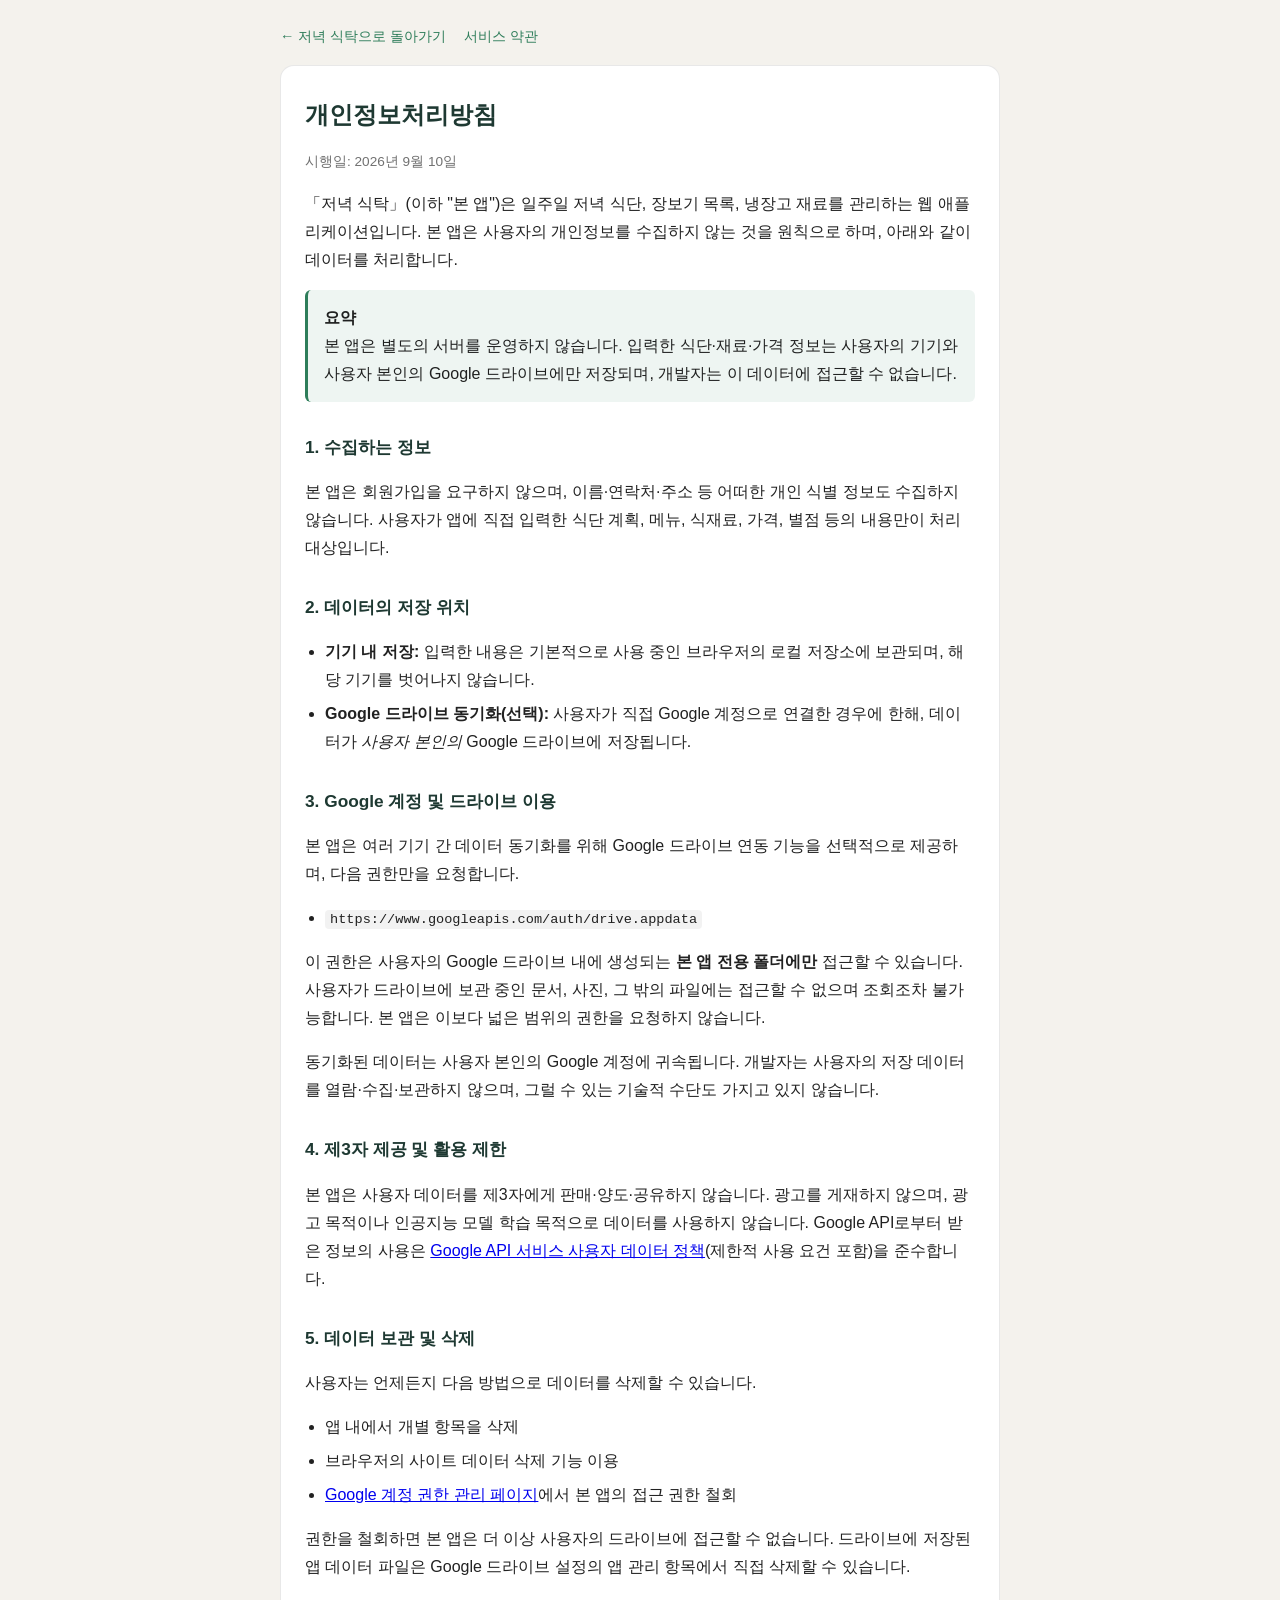
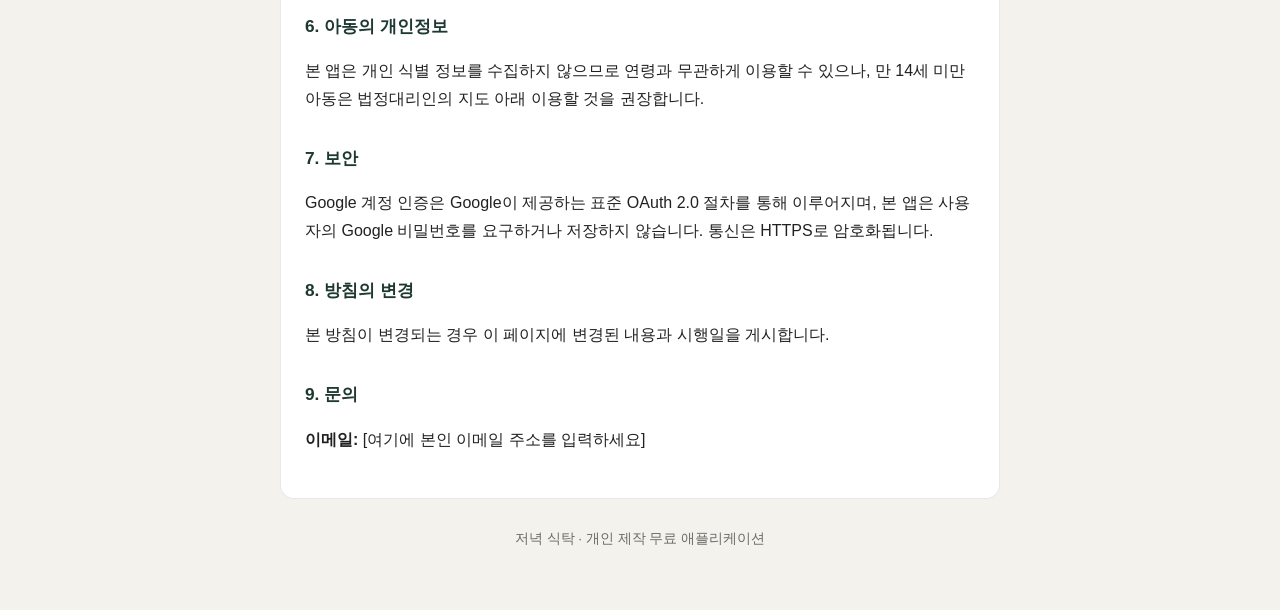
<file: privacy.html>
<!DOCTYPE html>
<html lang="ko">
<head>
<meta charset="UTF-8">
<meta name="viewport" content="width=device-width, initial-scale=1.0">
<title>개인정보처리방침 - 저녁 식탁</title>
<style>
  :root {
    --bg: #f4f2ed;
    --card: #ffffff;
    --border: rgba(0,0,0,0.09);
    --accent: #1E3932;
    --green: #2e7d5a;
    --text: rgba(0,0,0,0.87);
    --muted: rgba(0,0,0,0.56);
  }
  * { box-sizing: border-box; }
  body {
    margin: 0; padding: 24px 16px 60px;
    background: var(--bg); color: var(--text);
    font-family: -apple-system, BlinkMacSystemFont, "Apple SD Gothic Neo", "Malgun Gothic", sans-serif;
    line-height: 1.75; font-size: 16px;
  }
  .wrap { max-width: 720px; margin: 0 auto; }
  .card { background: var(--card); border: 1px solid var(--border); border-radius: 14px; padding: 28px 24px; }
  h1 { font-size: 1.5rem; margin: 0 0 6px; color: var(--accent); }
  h2 { font-size: 1.08rem; margin: 30px 0 8px; color: var(--accent); }
  .updated { color: var(--muted); font-size: 0.85rem; margin-bottom: 4px; }
  ul { padding-left: 20px; }
  li { margin-bottom: 6px; }
  code { background: rgba(0,0,0,0.05); padding: 2px 5px; border-radius: 4px; font-size: 0.85em; }
  .highlight {
    background: rgba(46,125,90,0.08); border-left: 3px solid var(--green);
    border-radius: 6px; padding: 14px 16px; margin: 16px 0;
  }
  .nav { margin-bottom: 16px; font-size: 0.9rem; }
  .nav a { color: var(--green); text-decoration: none; margin-right: 14px; }
  .nav a:hover { text-decoration: underline; }
  footer { margin-top: 28px; color: var(--muted); font-size: 0.85rem; text-align: center; }
</style>
</head>
<body>
<div class="wrap">
  <div class="nav">
    <a href="./index.html">← 저녁 식탁으로 돌아가기</a>
    <a href="./terms.html">서비스 약관</a>
  </div>
  <div class="card">
    <h1>개인정보처리방침</h1>
    <p class="updated">시행일: 2026년 9월 10일</p>

    <p>「저녁 식탁」(이하 "본 앱")은 일주일 저녁 식단, 장보기 목록, 냉장고 재료를 관리하는 웹 애플리케이션입니다. 본 앱은 사용자의 개인정보를 수집하지 않는 것을 원칙으로 하며, 아래와 같이 데이터를 처리합니다.</p>

    <div class="highlight">
      <strong>요약</strong><br>
      본 앱은 별도의 서버를 운영하지 않습니다. 입력한 식단·재료·가격 정보는 사용자의 기기와 사용자 본인의 Google 드라이브에만 저장되며, 개발자는 이 데이터에 접근할 수 없습니다.
    </div>

    <h2>1. 수집하는 정보</h2>
    <p>본 앱은 회원가입을 요구하지 않으며, 이름·연락처·주소 등 어떠한 개인 식별 정보도 수집하지 않습니다. 사용자가 앱에 직접 입력한 식단 계획, 메뉴, 식재료, 가격, 별점 등의 내용만이 처리 대상입니다.</p>

    <h2>2. 데이터의 저장 위치</h2>
    <ul>
      <li><strong>기기 내 저장:</strong> 입력한 내용은 기본적으로 사용 중인 브라우저의 로컬 저장소에 보관되며, 해당 기기를 벗어나지 않습니다.</li>
      <li><strong>Google 드라이브 동기화(선택):</strong> 사용자가 직접 Google 계정으로 연결한 경우에 한해, 데이터가 <em>사용자 본인의</em> Google 드라이브에 저장됩니다.</li>
    </ul>

    <h2>3. Google 계정 및 드라이브 이용</h2>
    <p>본 앱은 여러 기기 간 데이터 동기화를 위해 Google 드라이브 연동 기능을 선택적으로 제공하며, 다음 권한만을 요청합니다.</p>
    <ul>
      <li><code>https://www.googleapis.com/auth/drive.appdata</code></li>
    </ul>
    <p>이 권한은 사용자의 Google 드라이브 내에 생성되는 <strong>본 앱 전용 폴더에만</strong> 접근할 수 있습니다. 사용자가 드라이브에 보관 중인 문서, 사진, 그 밖의 파일에는 접근할 수 없으며 조회조차 불가능합니다. 본 앱은 이보다 넓은 범위의 권한을 요청하지 않습니다.</p>
    <p>동기화된 데이터는 사용자 본인의 Google 계정에 귀속됩니다. 개발자는 사용자의 저장 데이터를 열람·수집·보관하지 않으며, 그럴 수 있는 기술적 수단도 가지고 있지 않습니다.</p>

    <h2>4. 제3자 제공 및 활용 제한</h2>
    <p>본 앱은 사용자 데이터를 제3자에게 판매·양도·공유하지 않습니다. 광고를 게재하지 않으며, 광고 목적이나 인공지능 모델 학습 목적으로 데이터를 사용하지 않습니다. Google API로부터 받은 정보의 사용은 <a href="https://developers.google.com/terms/api-services-user-data-policy" target="_blank" rel="noopener">Google API 서비스 사용자 데이터 정책</a>(제한적 사용 요건 포함)을 준수합니다.</p>

    <h2>5. 데이터 보관 및 삭제</h2>
    <p>사용자는 언제든지 다음 방법으로 데이터를 삭제할 수 있습니다.</p>
    <ul>
      <li>앱 내에서 개별 항목을 삭제</li>
      <li>브라우저의 사이트 데이터 삭제 기능 이용</li>
      <li><a href="https://myaccount.google.com/permissions" target="_blank" rel="noopener">Google 계정 권한 관리 페이지</a>에서 본 앱의 접근 권한 철회</li>
    </ul>
    <p>권한을 철회하면 본 앱은 더 이상 사용자의 드라이브에 접근할 수 없습니다. 드라이브에 저장된 앱 데이터 파일은 Google 드라이브 설정의 앱 관리 항목에서 직접 삭제할 수 있습니다.</p>

    <h2>6. 아동의 개인정보</h2>
    <p>본 앱은 개인 식별 정보를 수집하지 않으므로 연령과 무관하게 이용할 수 있으나, 만 14세 미만 아동은 법정대리인의 지도 아래 이용할 것을 권장합니다.</p>

    <h2>7. 보안</h2>
    <p>Google 계정 인증은 Google이 제공하는 표준 OAuth 2.0 절차를 통해 이루어지며, 본 앱은 사용자의 Google 비밀번호를 요구하거나 저장하지 않습니다. 통신은 HTTPS로 암호화됩니다.</p>

    <h2>8. 방침의 변경</h2>
    <p>본 방침이 변경되는 경우 이 페이지에 변경된 내용과 시행일을 게시합니다.</p>

    <h2>9. 문의</h2>
    <p><strong>이메일:</strong> [여기에 본인 이메일 주소를 입력하세요]</p>
  </div>
  <footer>저녁 식탁 · 개인 제작 무료 애플리케이션</footer>
</div>
</body>
</html>
</file>
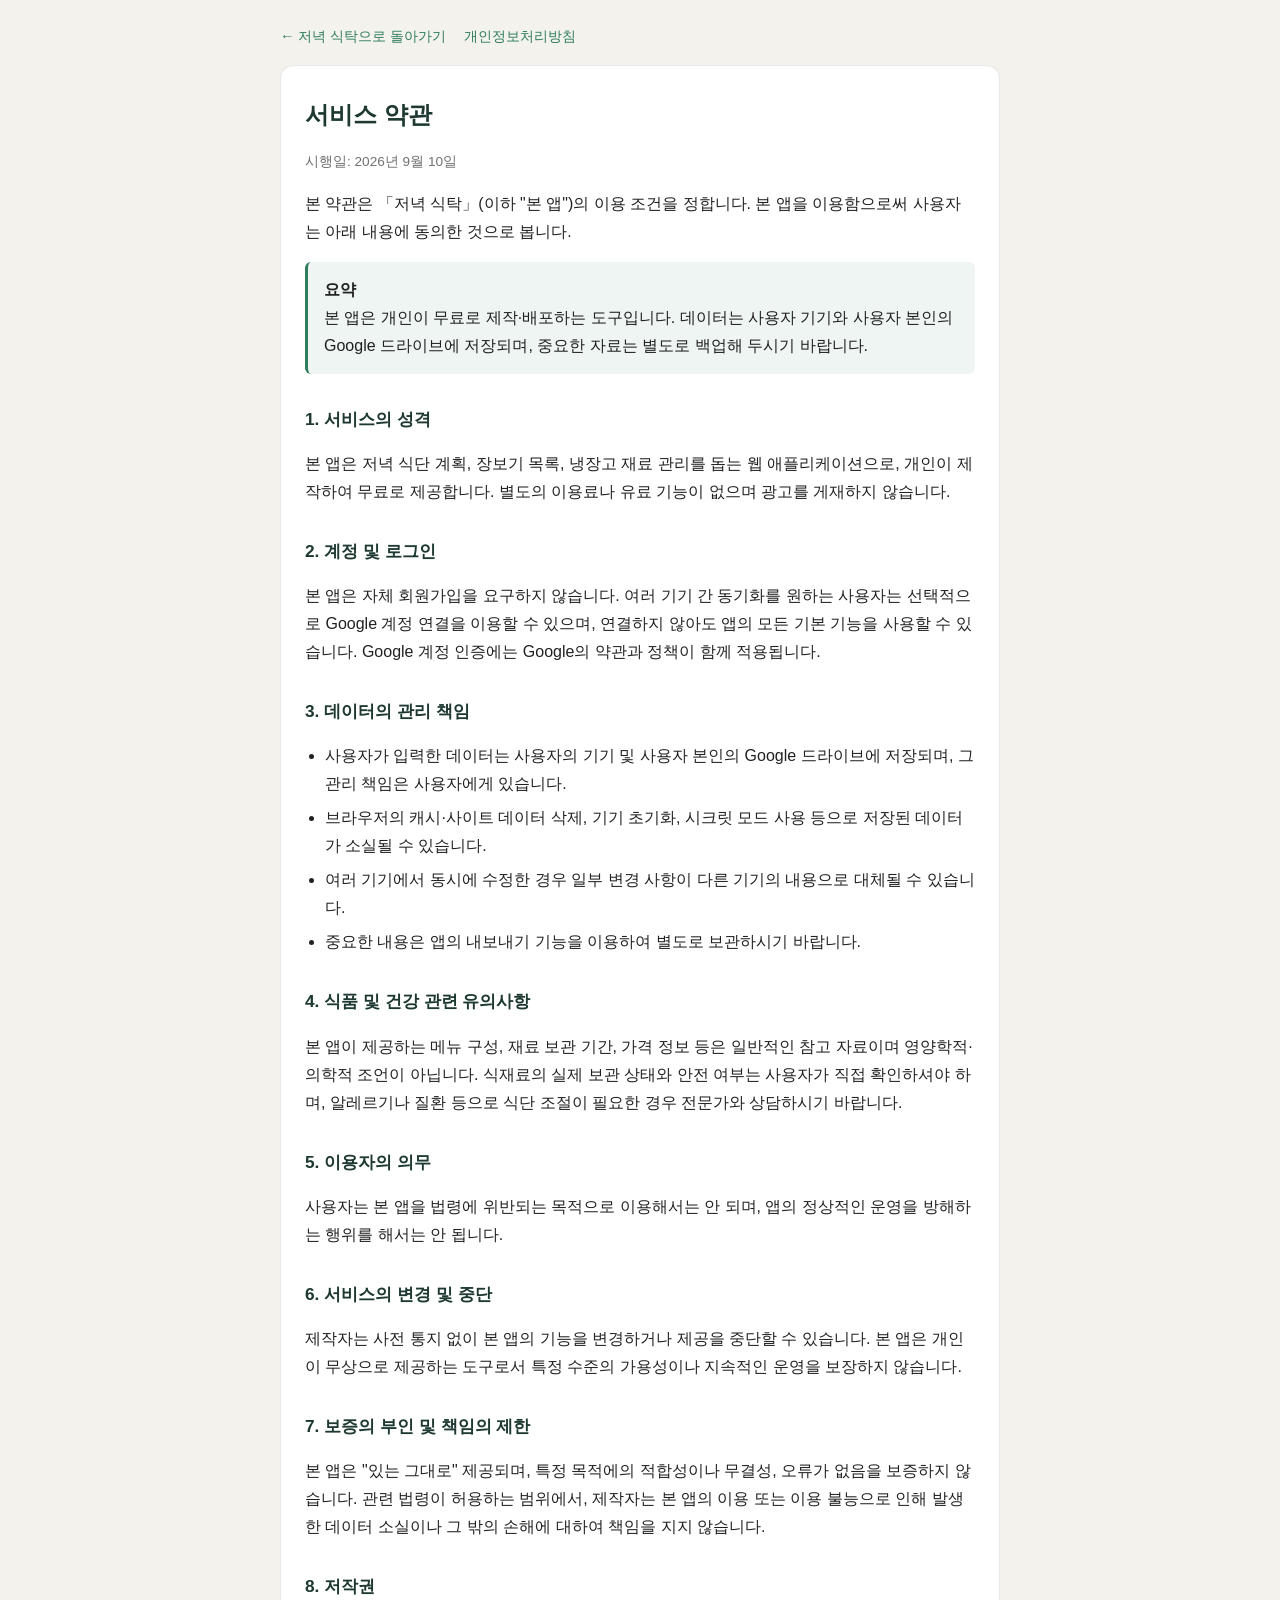
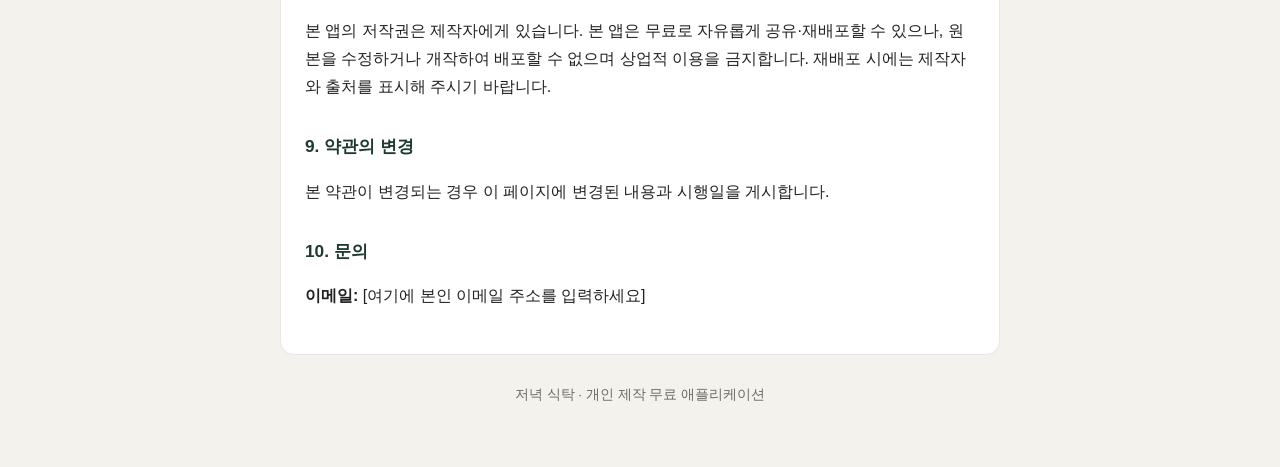
<file: terms.html>
<!DOCTYPE html>
<html lang="ko">
<head>
<meta charset="UTF-8">
<meta name="viewport" content="width=device-width, initial-scale=1.0">
<title>서비스 약관 - 저녁 식탁</title>
<style>
  :root {
    --bg: #f4f2ed;
    --card: #ffffff;
    --border: rgba(0,0,0,0.09);
    --accent: #1E3932;
    --green: #2e7d5a;
    --text: rgba(0,0,0,0.87);
    --muted: rgba(0,0,0,0.56);
  }
  * { box-sizing: border-box; }
  body {
    margin: 0; padding: 24px 16px 60px;
    background: var(--bg); color: var(--text);
    font-family: -apple-system, BlinkMacSystemFont, "Apple SD Gothic Neo", "Malgun Gothic", sans-serif;
    line-height: 1.75; font-size: 16px;
  }
  .wrap { max-width: 720px; margin: 0 auto; }
  .card { background: var(--card); border: 1px solid var(--border); border-radius: 14px; padding: 28px 24px; }
  h1 { font-size: 1.5rem; margin: 0 0 6px; color: var(--accent); }
  h2 { font-size: 1.08rem; margin: 30px 0 8px; color: var(--accent); }
  .updated { color: var(--muted); font-size: 0.85rem; margin-bottom: 4px; }
  ul { padding-left: 20px; }
  li { margin-bottom: 6px; }
  code { background: rgba(0,0,0,0.05); padding: 2px 5px; border-radius: 4px; font-size: 0.85em; }
  .highlight {
    background: rgba(46,125,90,0.08); border-left: 3px solid var(--green);
    border-radius: 6px; padding: 14px 16px; margin: 16px 0;
  }
  .nav { margin-bottom: 16px; font-size: 0.9rem; }
  .nav a { color: var(--green); text-decoration: none; margin-right: 14px; }
  .nav a:hover { text-decoration: underline; }
  footer { margin-top: 28px; color: var(--muted); font-size: 0.85rem; text-align: center; }
</style>
</head>
<body>
<div class="wrap">
  <div class="nav">
    <a href="./index.html">← 저녁 식탁으로 돌아가기</a>
    <a href="./privacy.html">개인정보처리방침</a>
  </div>
  <div class="card">
    <h1>서비스 약관</h1>
    <p class="updated">시행일: 2026년 9월 10일</p>

    <p>본 약관은 「저녁 식탁」(이하 "본 앱")의 이용 조건을 정합니다. 본 앱을 이용함으로써 사용자는 아래 내용에 동의한 것으로 봅니다.</p>

    <div class="highlight">
      <strong>요약</strong><br>
      본 앱은 개인이 무료로 제작·배포하는 도구입니다. 데이터는 사용자 기기와 사용자 본인의 Google 드라이브에 저장되며, 중요한 자료는 별도로 백업해 두시기 바랍니다.
    </div>

    <h2>1. 서비스의 성격</h2>
    <p>본 앱은 저녁 식단 계획, 장보기 목록, 냉장고 재료 관리를 돕는 웹 애플리케이션으로, 개인이 제작하여 무료로 제공합니다. 별도의 이용료나 유료 기능이 없으며 광고를 게재하지 않습니다.</p>

    <h2>2. 계정 및 로그인</h2>
    <p>본 앱은 자체 회원가입을 요구하지 않습니다. 여러 기기 간 동기화를 원하는 사용자는 선택적으로 Google 계정 연결을 이용할 수 있으며, 연결하지 않아도 앱의 모든 기본 기능을 사용할 수 있습니다. Google 계정 인증에는 Google의 약관과 정책이 함께 적용됩니다.</p>

    <h2>3. 데이터의 관리 책임</h2>
    <ul>
      <li>사용자가 입력한 데이터는 사용자의 기기 및 사용자 본인의 Google 드라이브에 저장되며, 그 관리 책임은 사용자에게 있습니다.</li>
      <li>브라우저의 캐시·사이트 데이터 삭제, 기기 초기화, 시크릿 모드 사용 등으로 저장된 데이터가 소실될 수 있습니다.</li>
      <li>여러 기기에서 동시에 수정한 경우 일부 변경 사항이 다른 기기의 내용으로 대체될 수 있습니다.</li>
      <li>중요한 내용은 앱의 내보내기 기능을 이용하여 별도로 보관하시기 바랍니다.</li>
    </ul>

    <h2>4. 식품 및 건강 관련 유의사항</h2>
    <p>본 앱이 제공하는 메뉴 구성, 재료 보관 기간, 가격 정보 등은 일반적인 참고 자료이며 영양학적·의학적 조언이 아닙니다. 식재료의 실제 보관 상태와 안전 여부는 사용자가 직접 확인하셔야 하며, 알레르기나 질환 등으로 식단 조절이 필요한 경우 전문가와 상담하시기 바랍니다.</p>

    <h2>5. 이용자의 의무</h2>
    <p>사용자는 본 앱을 법령에 위반되는 목적으로 이용해서는 안 되며, 앱의 정상적인 운영을 방해하는 행위를 해서는 안 됩니다.</p>

    <h2>6. 서비스의 변경 및 중단</h2>
    <p>제작자는 사전 통지 없이 본 앱의 기능을 변경하거나 제공을 중단할 수 있습니다. 본 앱은 개인이 무상으로 제공하는 도구로서 특정 수준의 가용성이나 지속적인 운영을 보장하지 않습니다.</p>

    <h2>7. 보증의 부인 및 책임의 제한</h2>
    <p>본 앱은 "있는 그대로" 제공되며, 특정 목적에의 적합성이나 무결성, 오류가 없음을 보증하지 않습니다. 관련 법령이 허용하는 범위에서, 제작자는 본 앱의 이용 또는 이용 불능으로 인해 발생한 데이터 소실이나 그 밖의 손해에 대하여 책임을 지지 않습니다.</p>

    <h2>8. 저작권</h2>
    <p>본 앱의 저작권은 제작자에게 있습니다. 본 앱은 무료로 자유롭게 공유·재배포할 수 있으나, 원본을 수정하거나 개작하여 배포할 수 없으며 상업적 이용을 금지합니다. 재배포 시에는 제작자와 출처를 표시해 주시기 바랍니다.</p>

    <h2>9. 약관의 변경</h2>
    <p>본 약관이 변경되는 경우 이 페이지에 변경된 내용과 시행일을 게시합니다.</p>

    <h2>10. 문의</h2>
    <p><strong>이메일:</strong> [여기에 본인 이메일 주소를 입력하세요]</p>
  </div>
  <footer>저녁 식탁 · 개인 제작 무료 애플리케이션</footer>
</div>
</body>
</html>
</file>
